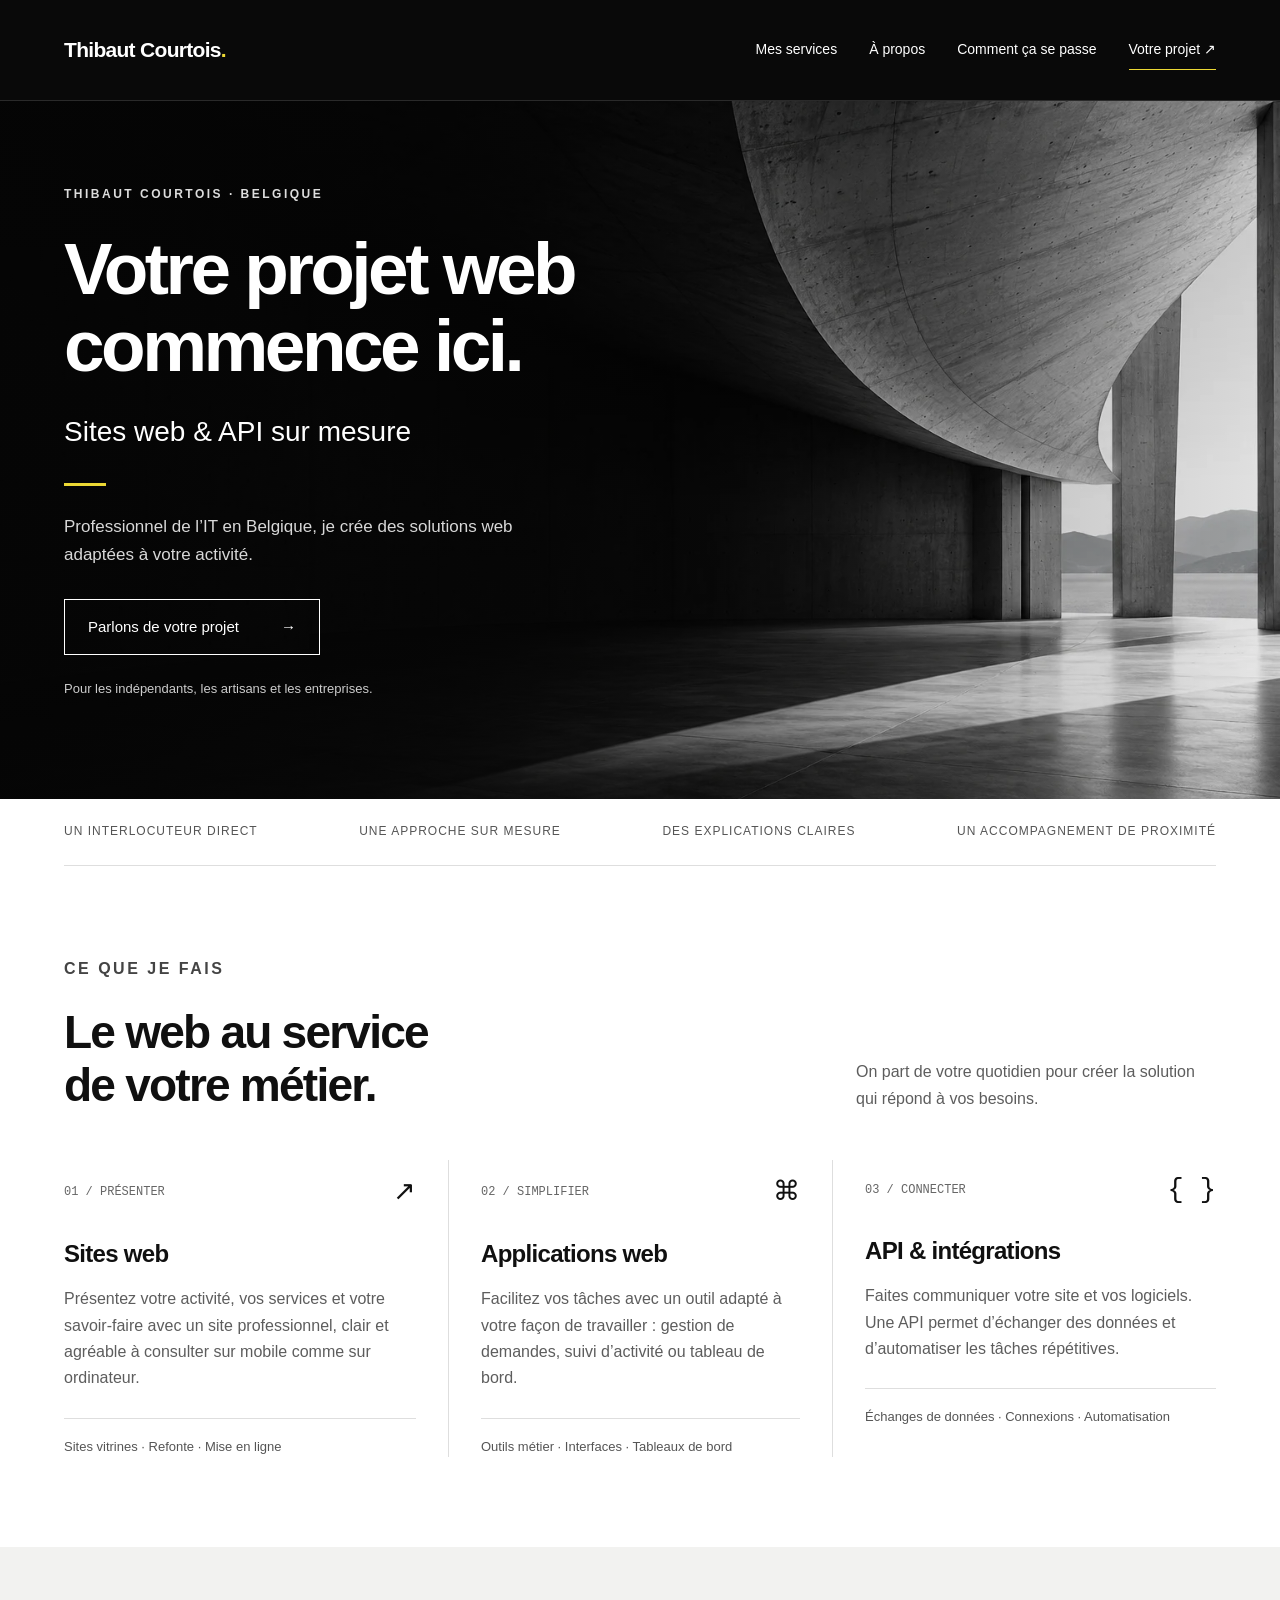
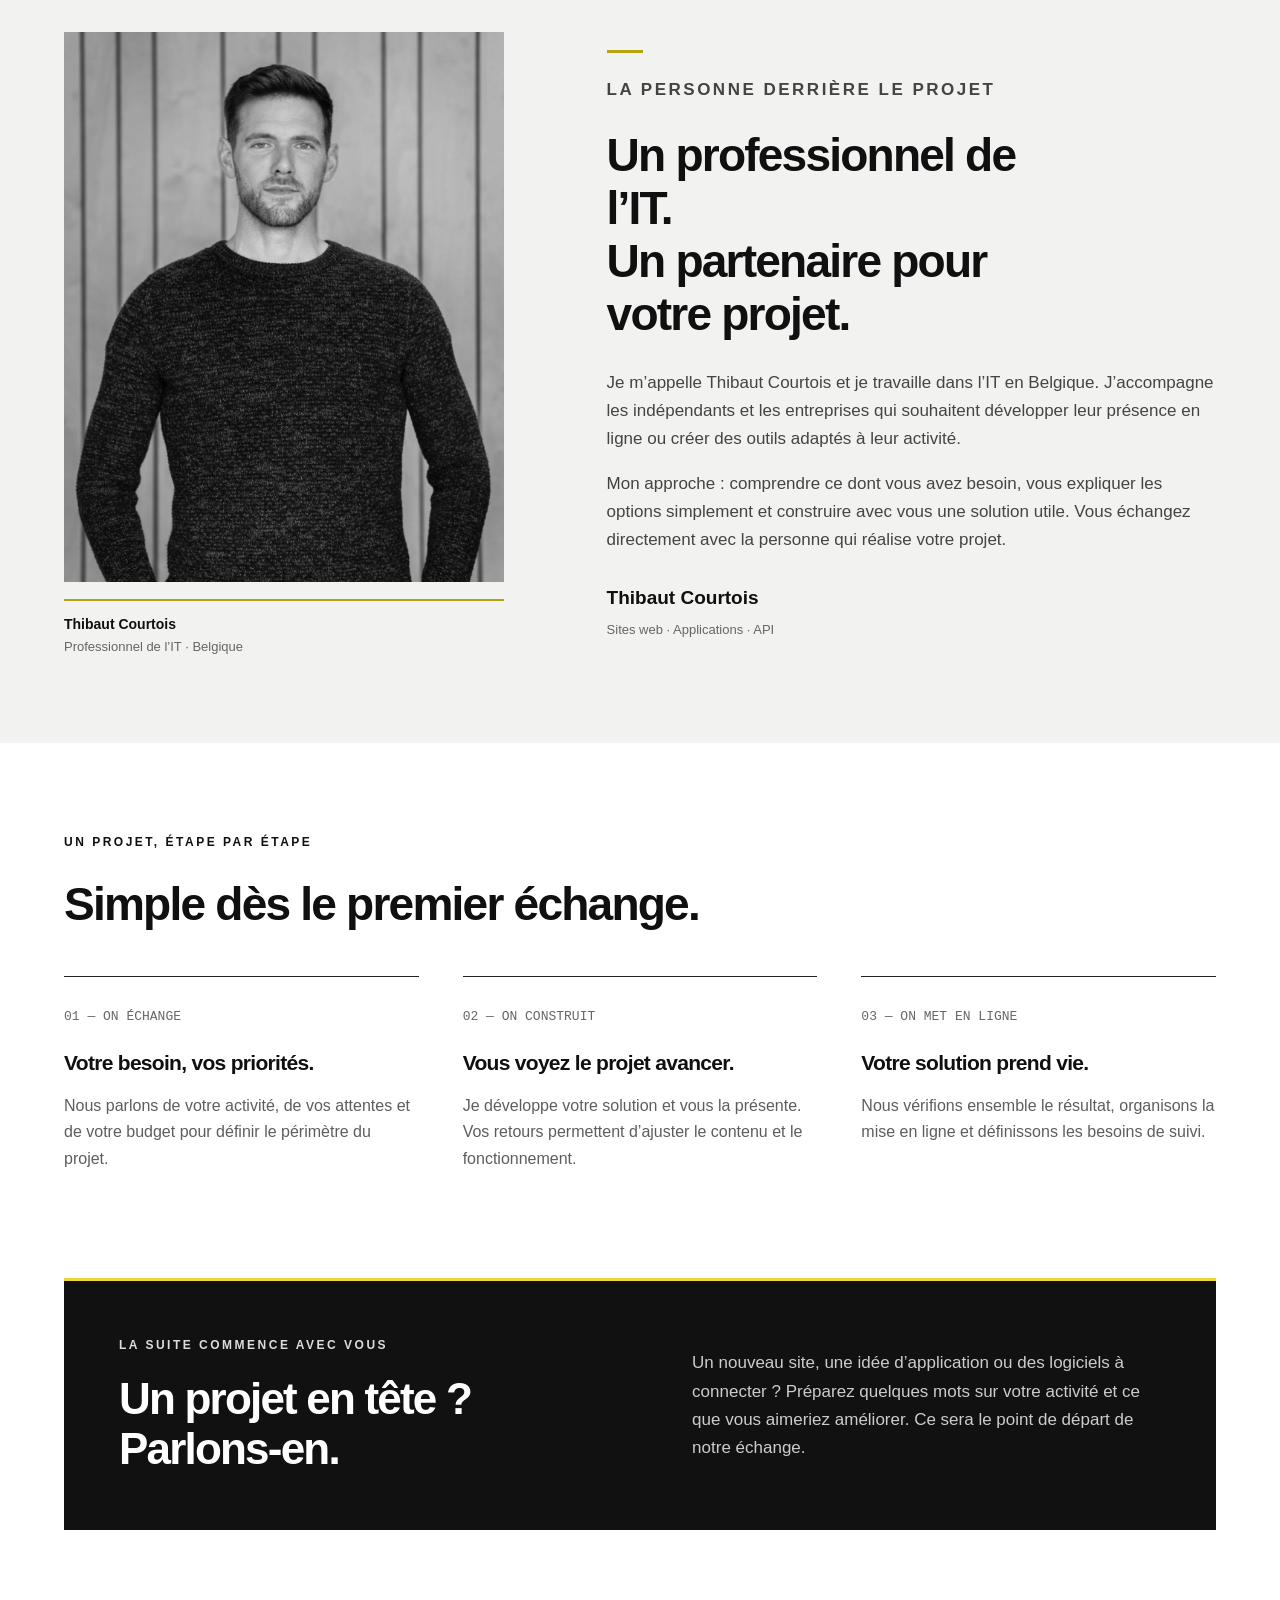
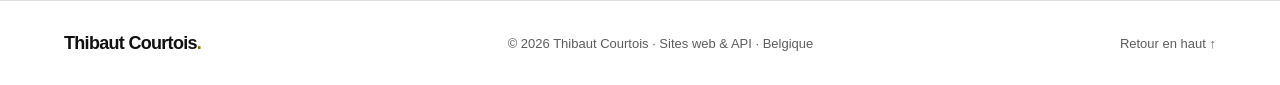
<file: Sites-Vitrine/index.html>
<!doctype html>
<html lang="fr-BE">
<head>
<meta charset="utf-8">
<meta name="viewport" content="width=device-width,initial-scale=1">
<title>Thibaut Courtois | Création de sites web & API en Belgique</title>
<meta name="description" content="Professionnel de l’IT en Belgique, Thibaut Courtois vous accompagne dans la création de sites web, d’applications et d’API adaptés à votre activité.">
<!-- Canonical URL: run Set-SiteUrl.ps1 when your final URL is known. -->
<meta name="theme-color" content="#101010">
<link rel="icon" type="image/svg+xml" href="data:image/svg+xml,%3Csvg xmlns='http://www.w3.org/2000/svg' viewBox='0 0 40 40'%3E%3Crect width='40' height='40' rx='9' fill='%23101010'/%3E%3Ctext x='20' y='27' text-anchor='middle' font-family='Arial' font-weight='700' font-size='20' fill='%23f2dc32'%3Et.%3C/text%3E%3C/svg%3E">
<link rel="stylesheet" href="styles.css">
</head>
<body>
<header>
<nav class="wrap" aria-label="Navigation principale">
<a class="brand" href="#accueil">Thibaut Courtois<span>.</span>
</a>
<div class="navlinks">
<a href="#services">Mes services</a>
<a href="#apropos">À propos</a>
<a href="#methode">Comment ça se passe</a>
<a class="navcta" href="#contact">Votre projet ↗</a>
</div>
</nav>
</header>
<main id="accueil">
<section class="hero" aria-labelledby="hero-title">
<img class="hero-image" src="architecture.webp" alt="" fetchpriority="high" width="1536" height="1024">
<div class="wrap">
<div class="hero-copy">
<p class="eyebrow">Thibaut Courtois · Belgique</p>
<h1 id="hero-title">Votre projet web<br>commence ici.</h1>
<p class="hero-subtitle">Sites web & API sur mesure</p>
<div class="yellow-rule" aria-hidden="true">
</div>
<p class="lead">Professionnel de l’IT en Belgique, je crée des solutions web adaptées à votre activité.</p>
<a class="button" href="#contact">Parlons de votre projet <span aria-hidden="true">→</span>
</a>
<p class="micro">Pour les indépendants, les artisans et les entreprises.</p>
</div>
</div>
</section>
<div class="wrap">
<div class="hero-bottom">
<span>Un interlocuteur direct</span>
<span>Une approche sur mesure</span>
<span>Des explications claires</span>
<span>Un accompagnement de proximité</span>
</div>
<section class="section" id="services">
<div class="section-head">
<div>
<p class="eyebrow">Ce que je fais</p>
<h2>Le web au service<br>de votre métier.</h2>
</div>
<p>On part de votre quotidien pour créer la solution qui répond à vos besoins.</p>
</div>
<div class="cards">
<article class="card featured">
<div class="card-number">
<span>01 / PRÉSENTER</span>
<span class="glyph" aria-hidden="true">↗</span>
</div>
<h3>Sites web</h3>
<p>Présentez votre activité, vos services et votre savoir-faire avec un site professionnel, clair et agréable à consulter sur mobile comme sur ordinateur.</p>
<div class="tags">Sites vitrines · Refonte · Mise en ligne</div>
</article>
<article class="card">
<div class="card-number">
<span>02 / SIMPLIFIER</span>
<span class="glyph" aria-hidden="true">⌘</span>
</div>
<h3>Applications web</h3>
<p>Facilitez vos tâches avec un outil adapté à votre façon de travailler : gestion de demandes, suivi d’activité ou tableau de bord.</p>
<div class="tags">Outils métier · Interfaces · Tableaux de bord</div>
</article>
<article class="card">
<div class="card-number">
<span>03 / CONNECTER</span>
<span class="glyph" aria-hidden="true">{ }</span>
</div>
<h3>API & intégrations</h3>
<p>Faites communiquer votre site et vos logiciels. Une API permet d’échanger des données et d’automatiser les tâches répétitives.</p>
<div class="tags">Échanges de données · Connexions · Automatisation</div>
</article>
</div>
</section>
</div>
<section class="about" id="apropos">
<div class="wrap about-grid">
<figure class="portrait">
<img src="thibaut-courtois.png" alt="Portrait de Thibaut Courtois" width="592" height="902" loading="lazy" decoding="async">
<figcaption>Thibaut Courtois <span>Professionnel de l’IT · Belgique</span>
</figcaption>
</figure>
<div class="about-copy">
<p class="eyebrow">La personne derrière le projet</p>
<h2>Un professionnel de l’IT.<br>Un partenaire pour votre projet.</h2>
<p>Je m’appelle Thibaut Courtois et je travaille dans l’IT en Belgique. J’accompagne les indépendants et les entreprises qui souhaitent développer leur présence en ligne ou créer des outils adaptés à leur activité.</p>
<p>Mon approche : comprendre ce dont vous avez besoin, vous expliquer les options simplement et construire avec vous une solution utile. Vous échangez directement avec la personne qui réalise votre projet.</p>
<div class="signature">Thibaut Courtois<small>Sites web · Applications · API</small>
</div>
</div>
</div>
</section>
<div class="wrap">
<section class="section" id="methode">
<p class="eyebrow">Un projet, étape par étape</p>
<h2>Simple dès le premier échange.</h2>
<div class="steps">
<article class="step">
<b>01 — ON ÉCHANGE</b>
<h3>Votre besoin, vos priorités.</h3>
<p>Nous parlons de votre activité, de vos attentes et de votre budget pour définir le périmètre du projet.</p>
</article>
<article class="step">
<b>02 — ON CONSTRUIT</b>
<h3>Vous voyez le projet avancer.</h3>
<p>Je développe votre solution et vous la présente. Vos retours permettent d’ajuster le contenu et le fonctionnement.</p>
</article>
<article class="step">
<b>03 — ON MET EN LIGNE</b>
<h3>Votre solution prend vie.</h3>
<p>Nous vérifions ensemble le résultat, organisons la mise en ligne et définissons les besoins de suivi.</p>
</article>
</div>
</section>
<section class="contact" id="contact">
<div>
<p class="eyebrow">La suite commence avec vous</p>
<h2>Un projet en tête ?<br>Parlons-en.</h2>
</div>
<p>Un nouveau site, une idée d’application ou des logiciels à connecter ? Préparez quelques mots sur votre activité et ce que vous aimeriez améliorer. Ce sera le point de départ de notre échange.</p>
</section>
</div>
</main>
<footer>
<div class="wrap footer-inner">
<a href="#accueil" class="brand">Thibaut Courtois<span>.</span>
</a>
<span>© 2026 Thibaut Courtois · Sites web & API · Belgique</span>
<a href="#accueil">Retour en haut ↑</a>
</div>
</footer>
</body>
</html>
</file>
<file: Sites-Vitrine/styles.css>
:root {
  --ink:#101010;
  --accent:#ecd834;
  --paper:#fff;
  --muted:#5d5d5d;
  --line:#dedede
}

* {
  box-sizing:border-box
}

html {
  scroll-behavior:smooth;
  scroll-padding-top:35px
}

body {
  margin:0;
  background:var(--paper);
  color:var(--ink);
  font-family:Arial,Helvetica,sans-serif;
  font-size:17px;
  line-height:1.65
}

a {
  color:inherit;
  text-decoration:none
}

a:focus-visible {
  outline:3px solid #b9a600;
  outline-offset:6px
}

.wrap {
  width:90%;
  max-width:1280px;
  margin:auto
}

header {
  background:#090909;
  color:#fff;
  border-bottom:1px solid #ffffff22
}

nav {
  min-height:100px;
  display:flex;
  align-items:center;
  justify-content:space-between;
  gap:28px
}

.brand {
  font-size:21px;
  font-weight:700;
  letter-spacing:-.7px
}

.brand span {
  color:var(--accent)
}

.navlinks {
  display:flex;
  align-items:center;
  gap:32px;
  font-size:14px
}

.navlinks a:hover {
  text-decoration:underline;
  text-underline-offset:7px
}

.navcta {
  border-bottom:1px solid var(--accent);
  padding:8px 0
}

.hero {
  position:relative;
  isolation:isolate;
  background:#090909;
  color:white;
  min-height:650px;
  display:flex;
  align-items:center;
  overflow:hidden
}

.hero-image {
  position:absolute;
  inset:0;
  width:100%;
  height:100%;
  object-fit:cover;
  object-position:center 60%;
  z-index:-2
}

.hero:after {
  content:'';
  position:absolute;
  inset:0;
  background:linear-gradient(90deg,#050505ed 0%,#050505cc 35%,#05050538 72%,#05050515 100%);
  z-index:-1
}

.hero-copy {
  padding:84px 0 86px
}

.eyebrow {
  text-transform:uppercase;
  letter-spacing:2.5px;
  font-size:12px;
  font-weight:700;
  margin:0 0 25px
}

.hero .eyebrow {
  color:#ddd
}

h1 {
  font-weight:700;
  font-size:clamp(45px,5.7vw,80px);
  letter-spacing:-3.5px;
  line-height:1.06;
  margin:0 0 25px;
  max-width:850px
}

.hero-subtitle {
  font-size:clamp(20px,2.2vw,28px);
  margin:0 0 24px;
  font-weight:400
}

.yellow-rule {
  height:3px;
  width:42px;
  background:var(--accent);
  margin:27px 0
}

.lead {
  color:#d8d8d8;
  max-width:520px;
  font-size:17px;
  margin:0 0 30px
}

.button {
  display:inline-flex;
  align-items:center;
  justify-content:space-between;
  gap:42px;
  border:1px solid #fff;
  padding:15px 23px;
  font-size:15px;
  color:#fff;
  transition:background .2s,color .2s
}

.button:hover {
  background:#fff;
  color:#111
}

.micro {
  font-size:13px;
  color:#ccc;
  margin-top:23px
}

.hero-bottom {
  display:flex;
  justify-content:space-between;
  gap:20px;
  border-bottom:1px solid var(--line);
  padding:23px 0;
  color:#555;
  font-size:12px;
  letter-spacing:1px;
  text-transform:uppercase
}

.section {
  padding:90px 0
}

.section-head {
  display:flex;
  justify-content:space-between;
  align-items:end;
  gap:40px;
  margin-bottom:48px
}

h2 {
  font-size:clamp(32px,3.6vw,48px);
  font-weight:600;
  line-height:1.15;
  letter-spacing:-1.8px;
  margin:0
}

.section-head p {
  max-width:360px;
  color:var(--muted);
  margin:0;
  font-size:16px
}

.section-head .eyebrow {
  margin-bottom:24px;
  color:#444
}

.cards {
  display:grid;
  grid-template-columns:repeat(3,minmax(0,1fr));
  gap:0
}

.card {
  padding:15px 32px 0;
  border-left:1px solid var(--line)
}

.card:first-child {
  padding-left:0;
  border-left:0
}

.card:last-child {
  padding-right:0
}

.card-number {
  font:12px monospace;
  color:#666;
  display:flex;
  justify-content:space-between;
  align-items:center;
  margin-bottom:30px;
  gap:12px
}

.glyph {
  font-size:27px;
  color:#111
}

h3 {
  font-size:24px;
  letter-spacing:-.7px;
  font-weight:600;
  line-height:1.3;
  margin:0 0 17px
}

.card p {
  font-size:16px;
  color:var(--muted);
  margin:0 0 26px
}

.tags {
  border-top:1px solid var(--line);
  padding-top:17px;
  font-size:13px;
  color:#555
}

.about {
  background:#f2f2f0;
  padding:85px 0
}

.about-grid {
  display:grid;
  grid-template-columns:minmax(0,.85fr) minmax(0,1.15fr);
  gap:8%;
  align-items:center
}

.portrait {
  margin:0;
  max-width:440px;
  width:100%
}

.portrait img {
  display:block;
  width:100%;
  height:auto;
  aspect-ratio:4/5;
  object-fit:cover;
  object-position:center 25%;
  filter:grayscale(1)
}

.portrait figcaption {
  border-top:2px solid #b8a411;
  margin-top:17px;
  padding-top:12px;
  font-size:14px;
  font-weight:600
}

.portrait figcaption span {
  display:block;
  font-size:13px;
  color:#666;
  font-weight:400
}

.about-copy h2 {
  margin-bottom:28px
}

.about .eyebrow:before {
  content:'';
  display:block;
  width:36px;
  height:3px;
  background:#b8a411;
  margin-bottom:23px
}

.about h2 {
  max-width:470px
}

.about p {
  color:#444;
  font-size:17px
}

.about p:first-child {
  margin-top:0
}

.signature {
  margin-top:28px;
  font-size:19px;
  font-weight:600
}

.signature small {
  display:block;
  color:#666;
  font-size:13px;
  margin-top:5px;
  font-weight:400
}

.steps {
  display:grid;
  grid-template-columns:repeat(3,minmax(0,1fr));
  gap:44px;
  margin-top:45px
}

.step {
  border-top:1px solid #222;
  padding-top:24px
}

.step b {
  font:13px monospace;
  color:#666
}

.step h3 {
  font-size:21px;
  margin-top:20px
}

.step p {
  color:var(--muted);
  font-size:16px
}

.contact {
  background:#111;
  color:white;
  padding:55px;
  display:grid;
  grid-template-columns:1fr 1fr;
  gap:10%;
  align-items:center;
  margin-bottom:70px;
  border-top:3px solid var(--accent)
}

.contact p {
  margin:0;
  color:#ccc
}

.contact .eyebrow {
  margin-bottom:18px;
  color:#ddd
}

.contact h2 {
  font-size:44px
}

footer {
  border-top:1px solid var(--line);
  padding:28px 0
}

.footer-inner {
  display:flex;
  justify-content:space-between;
  align-items:center;
  gap:20px;
  font-size:13px;
  color:var(--muted)
}

.footer-inner .brand {
  font-size:18px;
  color:#111
}

.footer-inner .brand span {
  color:#807400
}

@media(min-width:1500px) {
  .hero {
    min-height:730px
  }

}

@media(max-width:800px) {
  nav {
    min-height:82px
  }

  .brand {
    font-size:18px
  }

  .navlinks {
    gap:18px
  }

  .navlinks a:not(.navcta) {
    display:none
  }

  .hero {
    min-height:610px
  }

  .hero-copy {
    padding:65px 0
  }

  .hero-image {
    object-position:65% center
  }

  .hero:after {
    background:linear-gradient(90deg,#050505e8,#05050599)
  }

  h1 {
    letter-spacing:-2px
  }

  .hero-bottom {
    flex-wrap:wrap;
    justify-content:center;
    gap:12px 24px
  }

  .section {
    padding:60px 0
  }

  .section-head {
    display:block
  }

  .section-head p {
    margin-top:22px
  }

  .cards,.steps {
    grid-template-columns:1fr;
    gap:30px
  }

  .card,.card:first-child,.card:last-child {
    padding:0 0 28px;
    border:0;
    border-bottom:1px solid var(--line)
  }

  .card-number {
    margin-bottom:20px
  }

  .about-grid {
    grid-template-columns:1fr;
    gap:36px
  }

  .portrait {
    max-width:380px
  }

  .about {
    padding:55px 0
  }

  .contact {
    grid-template-columns:1fr;
    padding:32px 25px;
    gap:24px;
    margin-bottom:45px
  }

  .contact h2 {
    font-size:34px
  }

  .footer-inner {
    flex-wrap:wrap
  }

  .steps {
    margin-top:30px
  }

}

@media(prefers-reduced-motion:reduce) {
  html {
    scroll-behavior:auto
  }

  .button {
    transition:none
  }

}
</file>
